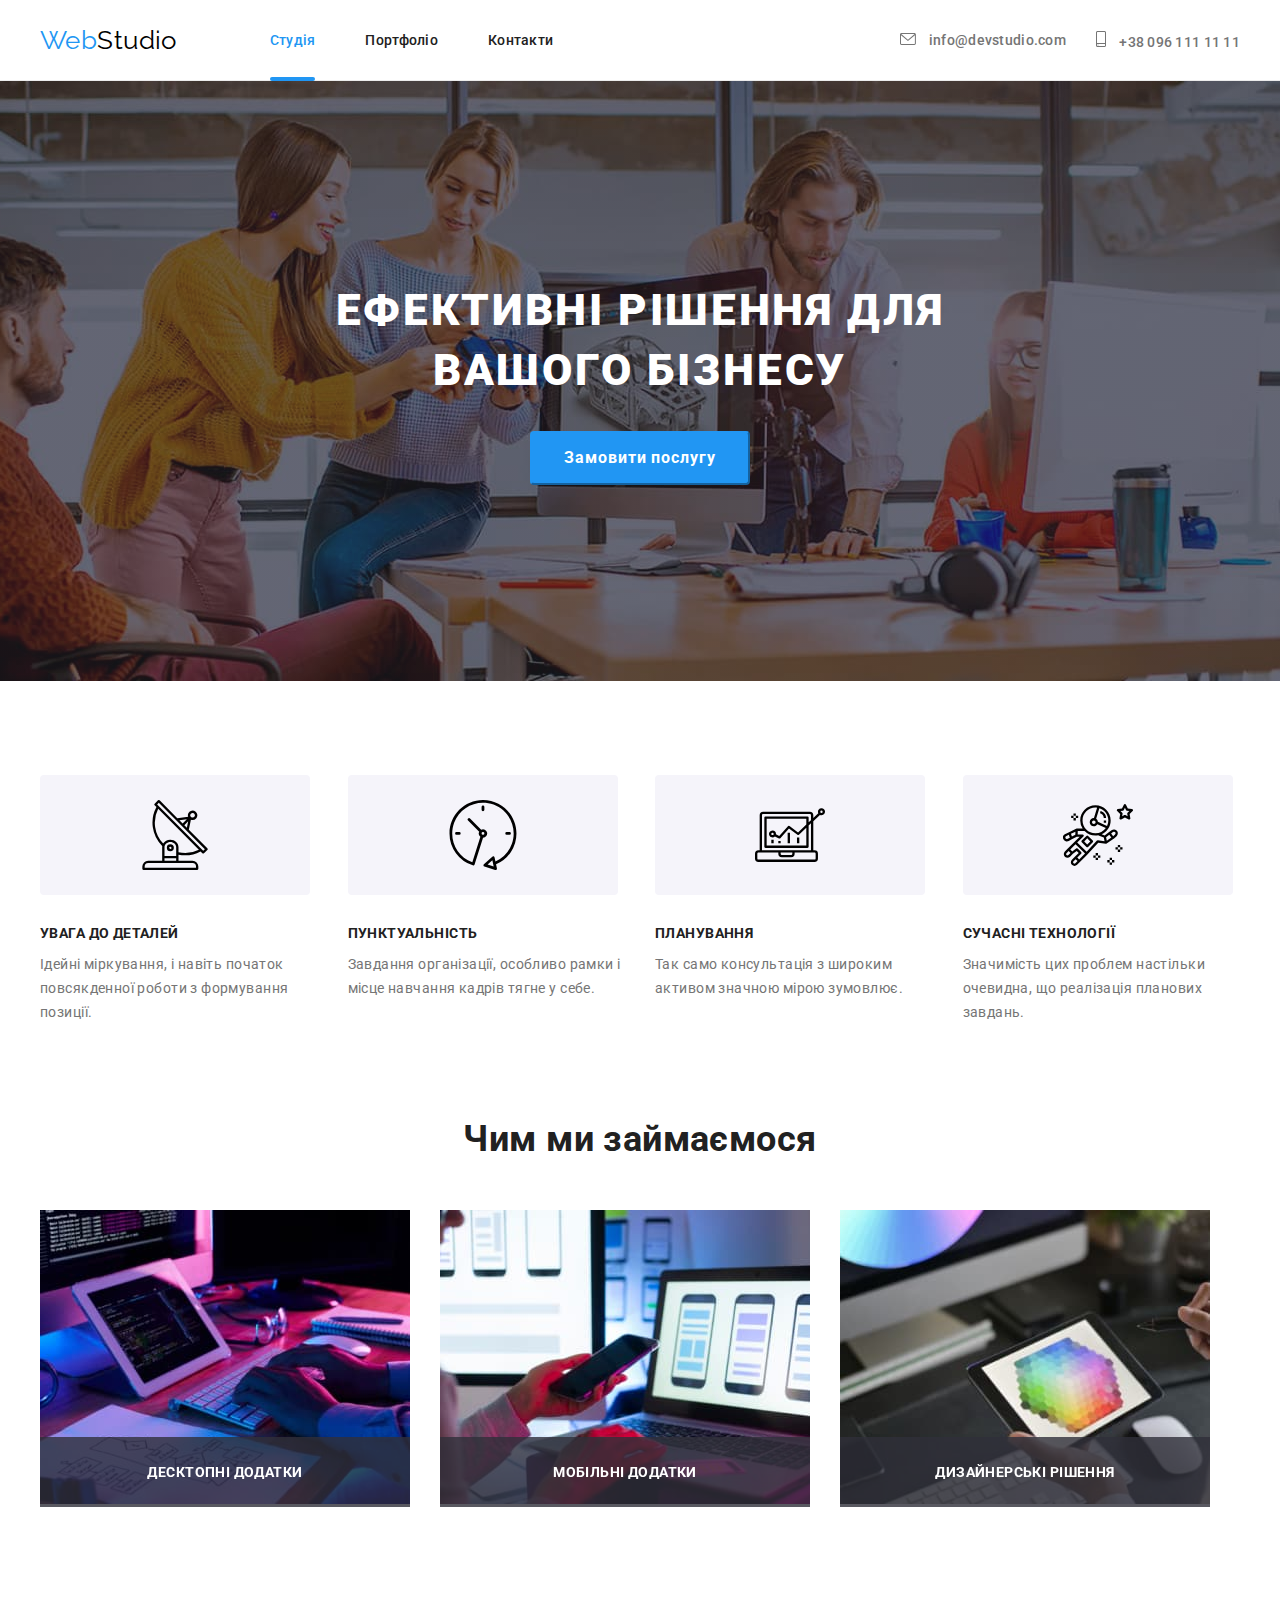
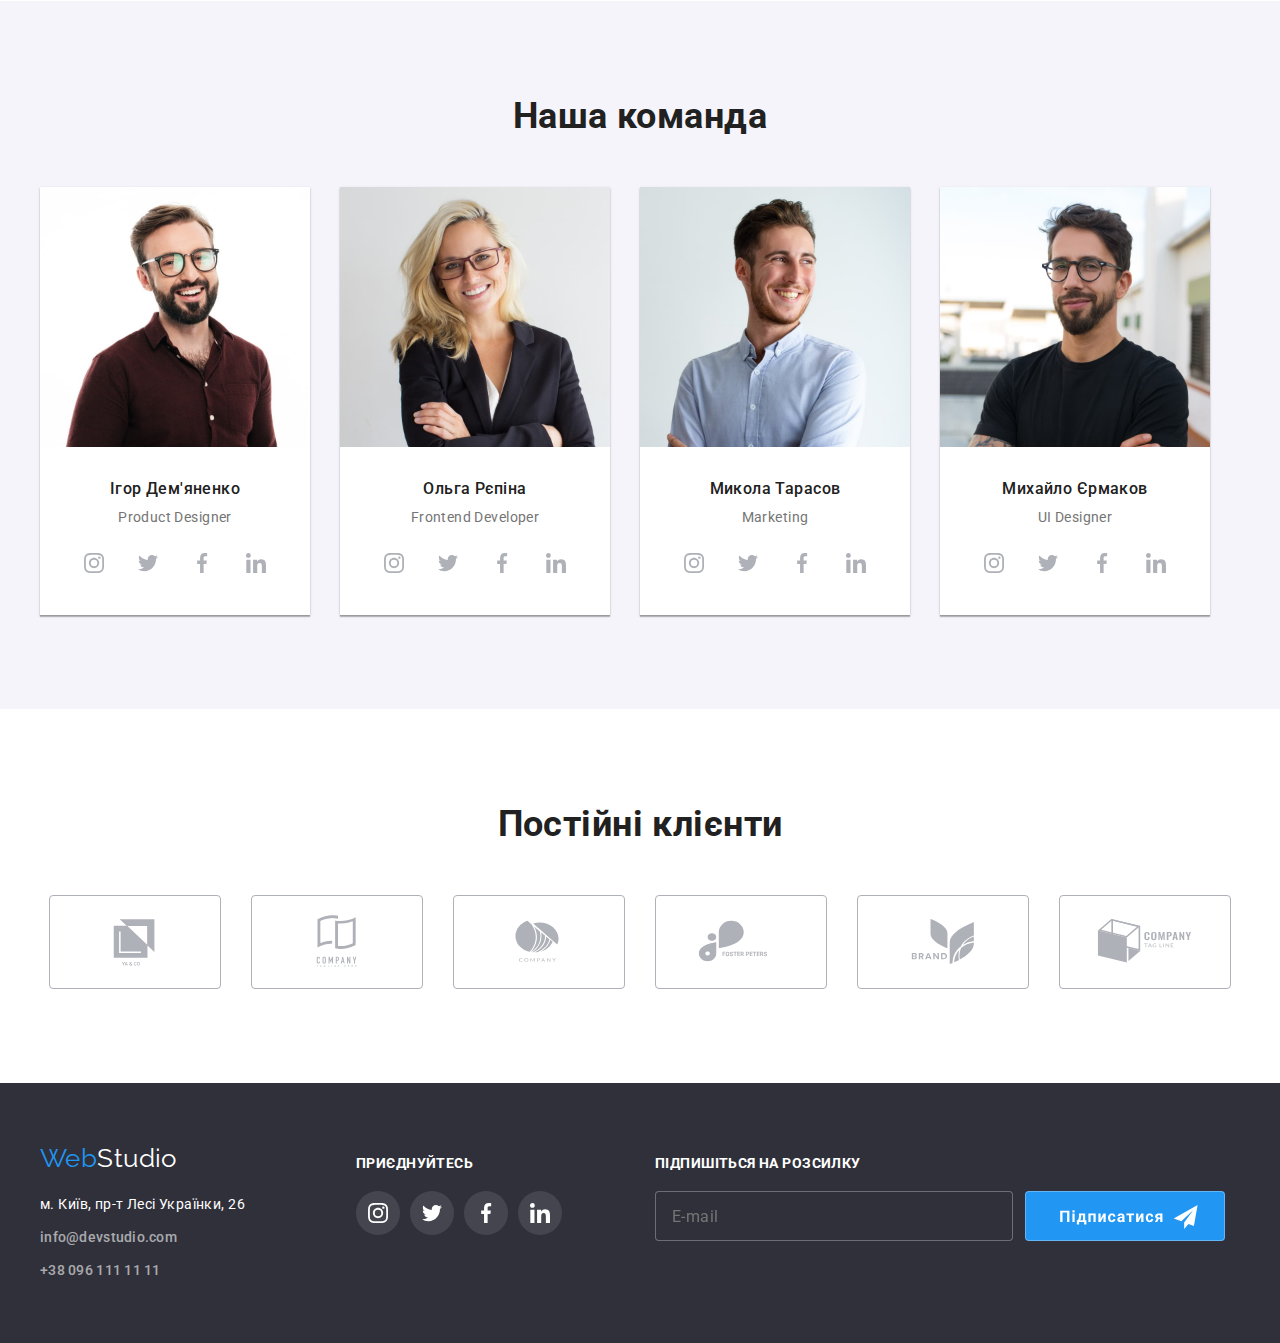
<file: index.html>
<!DOCTYPE html>
<html lang="uk">
<head>
    <meta charset="UTF-8">
    <meta http-equiv="X-UA-Compatible" content="IE=edge">
    <meta name="viewport" content="width=device-width, initial-scale=1.0">
    <title>WebStudio</title>
    <link rel="stylesheet"
        href="https://cdnjs.cloudflare.com/ajax/libs/modern-normalize/1.1.0/modern-normalize.min.css">
    <link rel="stylesheet" href="./css/styles.css">
    <link rel="stylesheet"
        href="https://fonts.googleapis.com/css2?family=Raleway:wght@700&family=Roboto:wght@400;500;700;900&display=swap">
</head>

<body>
    <header class="border">
            <div class="container">
                <nav>
                     <a href="./index.html" class="studio"><span class="span-logo">Web</span>Studio</a>
                    <ul class="ul nav">
                        <li><a href="" class="nav-link current blue">Студія</a></li>
                        <li><a href="./portfolio.html" class="nav-link">Портфоліо</a></li>
                        <li><a href="" class="nav-link">Контакти</a></li>
                    </ul>
                </nav>
                <ul class="ul header">
                    <Li><a href="mailto:info@devstudio.com" class="link">
                        <svg class="header-icon" width="16" height="12">
                        <use href="./img/icon.svg#mail"></use>
                    </svg>
                        info@devstudio.com</a></Li>
                   <Li><a href="tel:+380961111111" class="link">
                    <svg class="header-icon" width="10" height="16">
                    <use href="./img/icon.svg#smartphone"></use>
                </svg>
                    

                    
                    +38 096 111 11 11</a></Li>
                </ul>
            </div>
        </header>
        <main>
            <section class="main-section heroes">
                <div class="container">
                    <h1 class="main-title">Ефективні рішення для<br> вашого бізнесу</h1>
                    <button data-modal-open type="button" class="main-button">Замовити послугу</button>
                </div>
                <div class="backdrop is-hidden" data-modal>
                    <div class="modal">
                     <button class="torba" data-modal-close> 
                        <svg class="close" width="18" height="18">
                            <use href="./img/symbol-defs.svg#close-balck"></use>
                        </svg>
                       
                    </button>
                    <form class="send-form">
                     <label for="modal-label" class="modal-label">Залиште свої дані, ми вам передзвонимо</label>

                    <Ul class="inputs">
                        
                        <li class="modal-li">
                            <label class="first">

                                <p class="second">Ім'я</p>
                                
                                <svg class="input-svg" height="18" width="18">
                                    <use href="./img/modal.svg#person"></use>
                                </svg>
                                <input class="input" type="text">
                              
                            </label>
                           
                        </li>
                        <li class="modal-li">
                            <label class="first">
                                <p class="second">Телефон</p>
                                <svg class="input-svg" height="18" width="18">
                                    <use href="./img/modal.svg#phone-"></use>
                                </svg>
                                <input class="input" type="tel">
                            </label>
                        </li>
                        <li class="modal-li">
                            <label class="first">
                                <p class="second">Пошта</p>
                                <svg class="input-svg" height="18" width="18">
                                    <use href="./img/modal.svg#email"></use>
                                </svg>
                                <input class="input" type="email">
                            </label>
                        </li>
                        <li class="modal-li">
                            <label class="first">
                                <p class="second">Коментар</p>
                                <textarea class="input comment" name="comment" placeholder="Введіть текст"></textarea>
                            </label>
                        </li>
                    </Ul>
                    <div class="div-checkbox">
                    <input  class="checkbox" type="checkbox" id="policy">
                    <label class="checkbox-top" for="checkbox">Погоджуюся з розсилкою та приймаю
                        <a href="">Умови договору</a>
                    </label>
                    </div>
                   
                    <button type="submit" class="go" class="send" data-modal-close class="modal">Відправити</button>
                </form>
                    
                </div>
            </section>
            <section class="section section-tools">
                <div class="container">
                    <h2>
                        <!--Інструменти для рішень-->
                    </h2>
                    <ul class="ul tools">
                        <li class="li-tools">
                            <div class="icon-tools"  tabindex="0">
                            <svg class="antenna" width="70" height="70">
                                <use href="./img/icon.svg#antenna"></use>
                            </svg>
                            </div>
                            <h3 class="tools-title">УВАГА ДО ДЕТАЛЕЙ</h3>
                            <p class="tools-text">Ідейні міркування, і навіть початок повсякденної роботи з формування позиції.</p>
                        </li>
                        <li class="li-tools">
                            <div class="icon-tools"  tabindex="0">
                            <svg class="clock" width=" 70" height="70">
                                <use href="./img/icon.svg#clock"></use>
                            </svg>
                            </div>
                            <h3 class="tools-title">ПУНКТУАЛЬНІСТЬ</h3>
                            <p class="tools-text">Завдання організації, особливо рамки і місце навчання кадрів тягне у себе.</p>
                        </li>
                        <li class="li-tools">
                            <div class="icon-tools"  tabindex="0">
                            <svg class="diagram" width=" 70" height="70">
                                <use href="./img/icon.svg#diagram"></use>
                            </svg>
                            </div>
                            <h3 class="tools-title">ПЛАНУВАННЯ</h3>
                            <p class="tools-text">Так само консультація з широким активом значною мірою зумовлює.</p>
                        </li>
                        <li class="li-tools">
                            <div class="icon-tools"  tabindex="0">
                            <svg class="astronaut" width=" 70" height="70">
                                <use href="./img/icon.svg#astronaut"></use>
                            </svg>
                            </div>
                            <h3 class="tools-title">СУЧАСНІ ТЕХНОЛОГІЇ</h3>
                            <p class="tools-text">Значимість цих проблем настільки очевидна, що реалізація планових завдань.</p>
                        </li>
                    </ul>
                </div>
            </section>
            <section class="section">
                <div class="container">
                    <h2 class="secondary-title">Чим ми займаємося</h2>
                    <ul class="ul works">
                        <li class="second-works"><img src="./img/pc.jpg" alt="пк" width="370" height="294">
                            <h3 class="test-work">Десктопні додатки</h3>
                        </li>
                        <li class="second-works"><img src="./img/smart.jpg" alt="смартфон" width="370" height="294">
                            <h3 class="test-work">Мобільні додатки</h3>
                        </li>
                        <li class="second-works"><img src="./img/tablet.jpg" alt="планшет" width="370" height="294">
                        <h3 class="test-work">Дизайнерські рішення</h3>
                        </li>
                    </ul>
                </div>
            </section>
            <section class="section our-team">
                <div class="container">
                    <h2 class="secondary-title">Наша команда</h2>
                    <ul class="ul team">
                        <li class="shadow-team">
                            <img src="./img/designer.jpg" alt="Співробітник" width="270" height="260">
                           <div class="dream-team">
                            <h3 class="team-title">Ігор Дем'яненко</h3>
                            <p lang="en" class="title">Product Designer</p>
                         <div class="icon-team">
                            <div class="icon-hover"  tabindex="0">
                            <svg class="socials-icon" width="20" height="20">
                                <use href="./img/inst.svg#instagram"></use>
                            </svg>
                            </div>
                            <div class="icon-hover"  tabindex="0">
                            <svg class="socials-icon" width="20" height="20">
                                <use href="./img/socialset.svg#twitter"></use>
                            </svg>
                            </div>
                            <div class="icon-hover"  tabindex="0">
                            <svg class="socials-icon" width="20" height="20">
                                <use href="./img/socialset.svg#facebook"></use>
                            </svg>
                            </div>
                            <div class="icon-hover"  tabindex="0">
                            <svg class="socials-icon" width="20" height="20">
                                <use href="./img/socialset.svg#linkedin"></use>
                            </svg>
                            </div>
                         </div>
             </div>
                    </li>
                        <li class="shadow-team">
                            <img src="./img/frontend.jpg" alt="Співробітник" width="270" height="260">
                            <div class="dream-team">
                            <h3 class="team-title">Ольга Рєпіна</h3>
                            <p lang="en" class="title">Frontend Developer</p>
                            <div class="icon-team">
                                <div class="icon-hover"  tabindex="0">
                                    <svg class="socials-icon" width="20" height="20">
                                        <use href="./img/inst.svg#instagram"></use>
                                    </svg>
                                </div>
                                <div class="icon-hover"  tabindex="0">
                                    <svg class="socials-icon" width="20" height="20">
                                        <use href="./img/socialset.svg#twitter"></use>
                                    </svg>
                                </div>
                                <div class="icon-hover"  tabindex="0">
                                    <svg class="socials-icon" width="20" height="20">
                                        <use href="./img/socialset.svg#facebook"></use>
                                    </svg>
                                </div>
                                <div class="icon-hover"  tabindex="0">
                                    <svg class="socials-icon" width="20" height="20">
                                        <use href="./img/socialset.svg#linkedin"></use>
                                    </svg>
                                </div>
                            </div>
                        </div>  
                        </li>
                        <li class="shadow-team">
                            <img src="./img/marketing.jpg" alt="Співробітник" width="270" height="260">
                            <div class="dream-team">
                            <h3 class="team-title">Микола Тарасов</h3>
                            <p lang="en" class="title">Marketing</p>
                            <div class="icon-team">
                                <div class="icon-hover"  tabindex="0">
                                    <svg class="socials-icon" width="20" height="20">
                                        <use href="./img/inst.svg#instagram"></use>
                                    </svg>
                                </div>
                                <div class="icon-hover"  tabindex="0">
                                    <svg class="socials-icon" width="20" height="20">
                                        <use href="./img/socialset.svg#twitter"></use>
                                    </svg>
                                </div>
                                <div class="icon-hover"  tabindex="0">
                                    <svg class="socials-icon" width="20" height="20">
                                        <use href="./img/socialset.svg#facebook"></use>
                                    </svg>
                                </div>
                                <div class="icon-hover"  tabindex="0">
                                    <svg class="socials-icon" width="20" height="20">
                                        <use href="./img/socialset.svg#linkedin"></use>
                                    </svg>
                                </div>
                            </div>
                        </div> 
                        </li>
                        <li class="shadow-team">
                            <img src="./img/ui.jpg" alt="Співробітник" width="270" height="260">
                            <div class="dream-team">
                            <h3 class="team-title">Михайло Єрмаков</h3>
                            <p lang="en" class="title">UI Designer</p>
                            <div class="icon-team">
                                <div class="icon-hover"  tabindex="0">
                                    <svg class="socials-icon" width="20" height="20">
                                        <use href="./img/inst.svg#instagram"></use>
                                    </svg>
                                </div>
                                <div class="icon-hover"  tabindex="0">
                                    <svg class="socials-icon" width="20" height="20">
                                        <use href="./img/socialset.svg#twitter"></use>
                                    </svg>
                                </div>
                                <div class="icon-hover"  tabindex="0">
                                    <svg class="socials-icon" width="20" height="20">
                                        <use href="./img/socialset.svg#facebook"></use>
                                    </svg>
                                </div>
                                <div class="icon-hover"  tabindex="0">
                                    <svg class="socials-icon" width="20" height="20">
                                        <use href="./img/socialset.svg#linkedin"></use>
                                    </svg>
                                </div>
                            </div>
                            </div>
                        </li>
                    </ul>
                </div>
            </section>
            <section class="section container">
            <div class="container">
                <h2 class="secondary-title">Постійні клієнти</h2>
                
                <ul class="ul client">
                    <li class="icon-client"  tabindex="0">
                        <svg class="box-client" width="106" height="60">
                            <use  href="./img/icon.svg#Logo"></use>
                        </svg>
                        <li class="icon-client"  tabindex="0">
                            <svg class="box-client" width="106" height="60">
                                <use href="./img/icon.svg#Logoa"></use>
                            </svg>
                        </li>
                        <li class="icon-client"  tabindex="0">
                            <svg class="box-client" width="106" height="60">
                                <use  href="./img/icon.svg#Logob"></use>
                            </svg>
                        </li>
                        <li class="icon-client"  tabindex="0">
                            <svg class="box-client" width="106" height="60">
                                <use   href="./img/icon.svg#Logoc"></use>
                            </svg>
                        </li>
                        <li class="icon-client"  tabindex="0">
                            <svg class="box-client" width="106" height="60">
                                <use   href="./img/icon.svg#Logod"></use>
                            </svg>
                        </li>
                        <li class="icon-client" tabindex="0">
                            <svg class="box-client" width="106" height="60">
                                <use   href="./img/icon.svg#Logoe"></use>
                            </svg>
                        </li>
                    
                </ul>
            </div>
            </section>
            
        </main>
        <footer class="footer">
            <div class="ttt container">
            <div class="join">
                <a href="./index.html" class="studio-footer"><span class="span-logo">Web</span>Studio</a>
                <address class="footer-address">
                    <ul class="ul tttt">
                        <li><a href="https://goo.gl/maps/Uojgi36pU9A2yynF6" class="address-link">м. Київ, пр-т Лесі
                                Українки, 26</a></li>
                        <li><a href="mailto:info@devstudio.com" class="link">info@devstudio.com</a></li>
                        <li><a href="tel:+380961111111" class="link">+38 096 111 11 11</a></li>
                    </ul>
                </address>
            </div>
        <div class="icon-teams">
            <h3 class="social-title">приєднуйтесь</h3>
            <ul class="last">
                <li class="icon-hovers"  tabindex="0">
                    <svg class="socials-icon" width="20" height="20">
                        <use href="./img/inst.svg#instagram"></use>
                    </svg>
                    
                </li>
                <li class="icon-hovers"  tabindex="0">
                    <svg class="socials-icon" width="20" height="20">
                        <use href="./img/socialset.svg#twitter"></use>
                    </svg>
                   
                </li>
                <li class="icon-hovers"  tabindex="0"> 
                    <svg class="socials-icon" width="20" height="20">
                        <use href="./img/socialset.svg#facebook"></use>
                    </svg>
                   
                </li> 
                <li class="icon-hovers"  tabindex="0"> 
                    <svg class="socials-icon" width="20" height="20">
                        <use href="./img/socialset.svg#linkedin"></use>
                    </svg>
                    
                </li>
            
        </ul>
            </div>
            <form class="probe">
                <label for="mail" class="probe-name">Підпишіться на розсилку</label>
                <input type="text" name="mail" class="input-probe" placeholder="E-mail">
                <button type="submit" class="push">
                    
                <svg class="plain" width="144" height="30">
                     <use href="./img/secondplain.svg#Group-join"></use>
                </svg>
                </button>
            </form>
   
        </div>
        </footer>
        <script src="./js/modal.js"></script>
   </body>
</html>
</file>
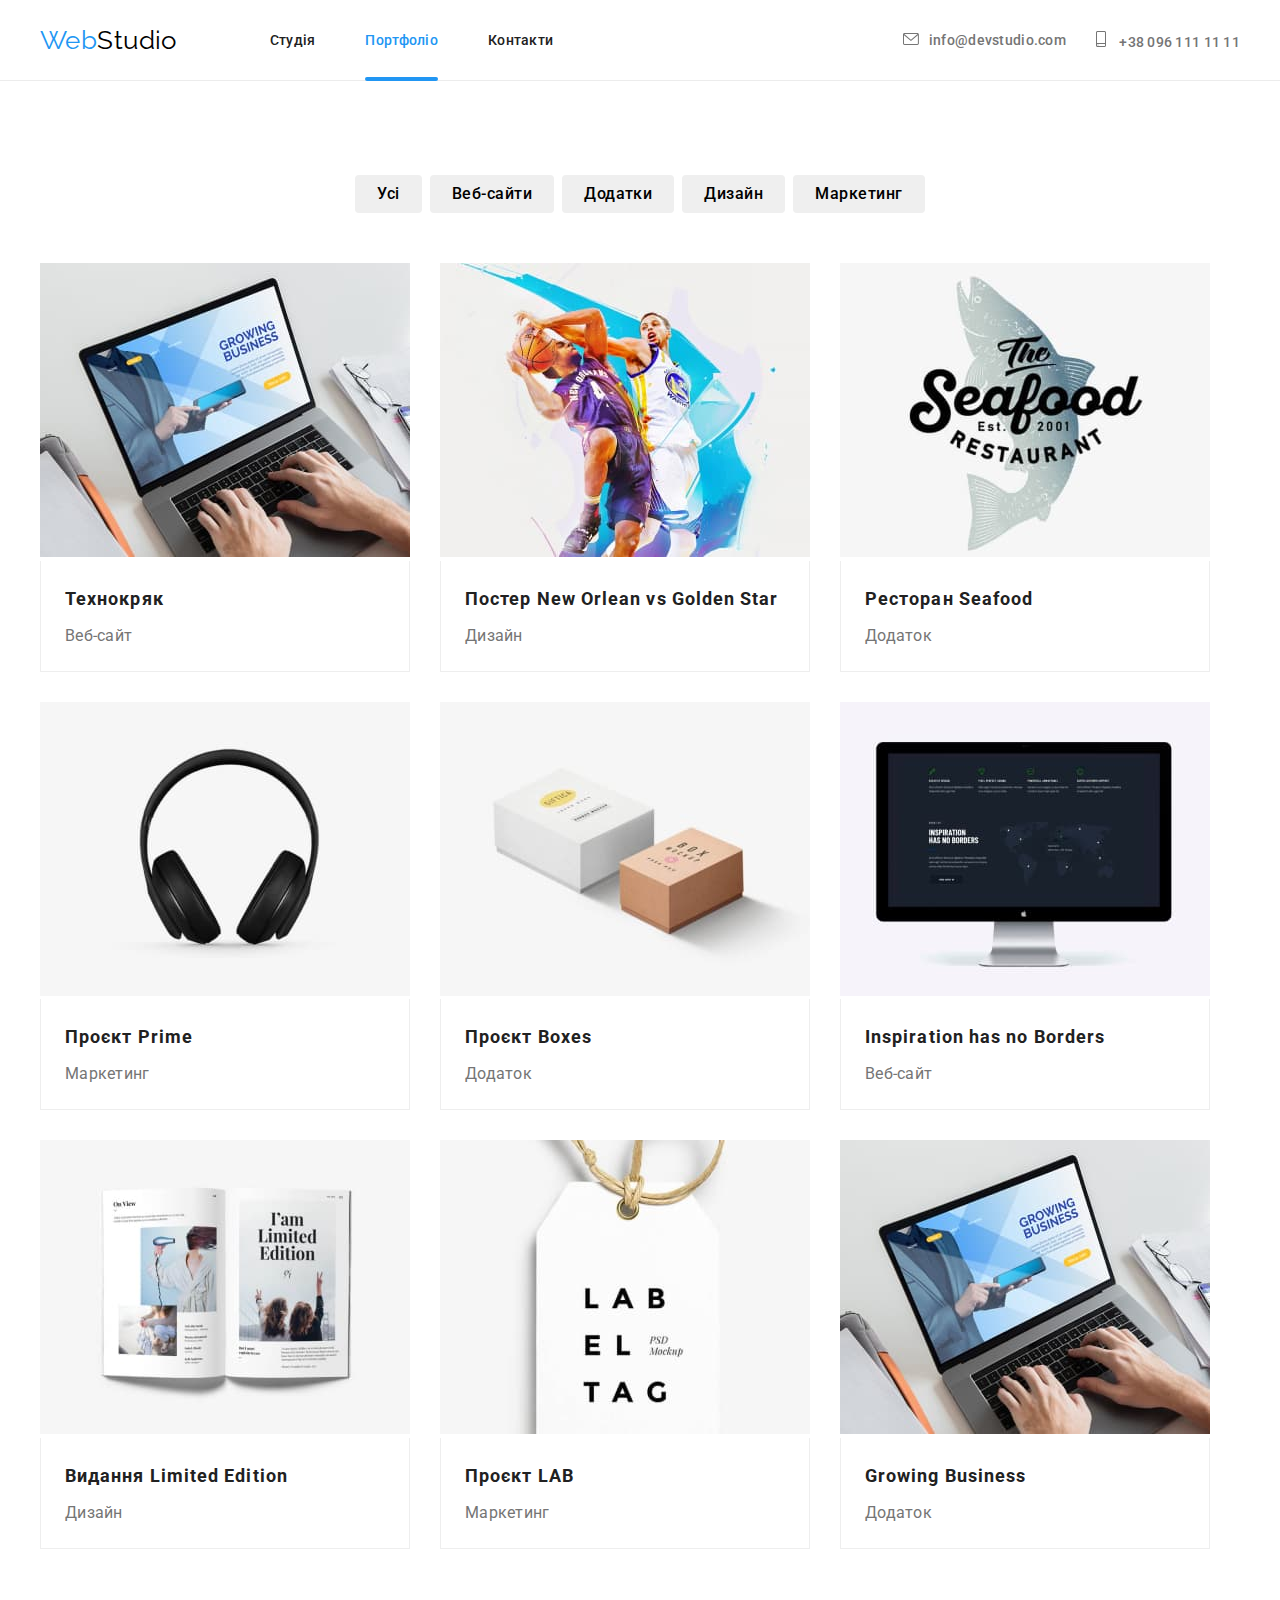
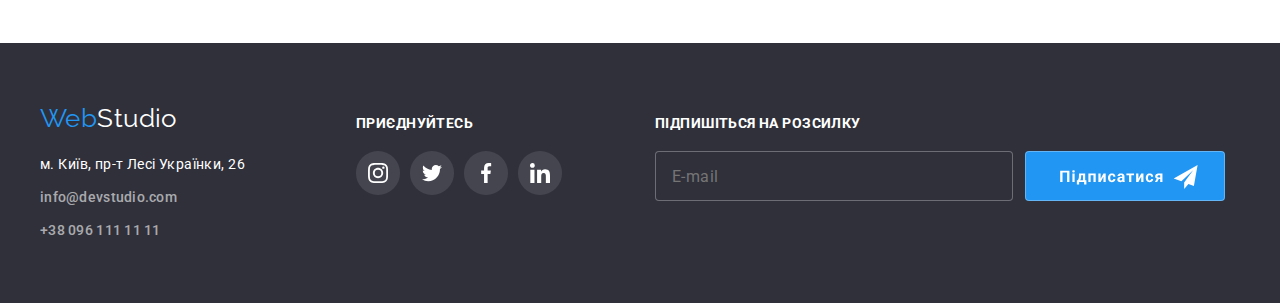
<file: portfolio.html>
<!DOCTYPE html>
<html lang="uk">

<head>
    <meta charset="UTF-8">
    <meta http-equiv="X-UA-Compatible" content="IE=edge">
    <meta name="viewport" content="width=device-width, initial-scale=1.0">
    <title>WebStudio</title>
    <link rel="stylesheet"
        href="https://cdnjs.cloudflare.com/ajax/libs/modern-normalize/1.1.0/modern-normalize.min.css">
    <link rel="stylesheet" href="./css/styles.css">
    <link rel="stylesheet"
        href="https://fonts.googleapis.com/css2?family=Raleway:wght@700&family=Roboto:wght@400;500;700;900&display=swap">
</head>

<body>
        <header class="border">
            <div class="container">
                <nav>
                    <a href="./index.html" class="studio"><span class="span-logo">Web</span>Studio</a>
                    <ul class="ul nav">
                        <li><a href="./index.html" class="nav-link">Студія</a></li>
                        <li><a href="./portfolio.html" class="nav-link current blue">Портфоліо</a></li>
                        <li><a href="" class="nav-link">Контакти</a></li>
                    </ul>
                </nav>
                <ul class="ul header">
                    <Li><a href="mailto:info@devstudio.com" class="link">
                        <svg class="header-icon" width="16" height="12">
                            <use href="./img/icon.svg#mail"></use>
                        </svg>info@devstudio.com</a></Li>
                    <Li><a href="tel:+380961111111" class="link">
                        <svg class="header-icon" width="10" height="16">
                        <use href="./img/icon.svg#smartphone"></use>
                    </svg>
                        +38 096 111 11 11</a></Li>
                </ul>
            </div>
        </header>
        <main>
            <section class="section">
                <div class="container">
                    <ul class="ul button-filter">
                        <li><button type="button" class="button second-button">Усі</button></li>
                        <li><button type="button" class="button second-button">Веб-сайти</button></li>
                        <li><button type="button" class="button second-button">Додатки</button></li>
                        <li><button type="button" class="button second-button">Дизайн</button></li>
                        <li><button type="button" class="button second-button">Маркетинг</button></li>
                    </ul>
                  <ul class="ul portfolio">
                        <li class="second-card">
                            <a href="" class="link border-card">
                             <div class="seven">
                                <img src="./img/laptop.jpg" alt="Технокряк" width="370" height="294">
                                 <p class="text">Ресурс пропонує комплексні пропозиції з різним рівнем функціоналу та сервісів. Все це дозволить
                                    відвідувачу отримати вичерпні відомості про компанію чи приватну особу.
                                </p>
                              </div>
                                <div class="filter">
                                <h3 class="portfolio-title">Технокряк</h3>
                                <p class="portfolio-text">Веб-сайт</p>
                            </div>
                            </a>
                        </li>
                        <li class="second-card">
                            <a href="" class="link border-card">
                                <div class="seven">
                                <img src="./img/bascket.jpg" alt="Постер" width="370" height="294">
                            <p class="text">Ресурс пропонує комплексні пропозиції з різним рівнем функціоналу та сервісів. Все це дозволить
                                відвідувачу отримати вичерпні відомості про компанію чи приватну особу.
                            </p>
                            </div>
                                <div class="filter">
                                <h3 class="portfolio-title">Постер New Orlean vs Golden Star</h3>
                                <p class="portfolio-text">Дизайн</p>
                        </div>
                            </a>
                        </li>
                        <li class="second-card">
                            <a href="" class="link border-card">
                                <div class="seven">
                                <img src="./img/seafood.jpg" alt="Ресторан" width="370" height="294">
                            <p class="text">Ресурс пропонує комплексні пропозиції з різним рівнем функціоналу та сервісів. Все це дозволить
                                відвідувачу отримати вичерпні відомості про компанію чи приватну особу.
                            </p>
                            </div>
                                <div class="filter">
                                <h3 class="portfolio-title">Ресторан Seafood</h3>
                                <p class="portfolio-text">Додаток</p>
                        </div>
                            </a>
                        </li>
                        <li class="second-card">
                            <a href="" class="link border-card">
                                <div class="seven">
                                <img src="./img/headphones.jpg" alt="Проєкт Прайм" width="370" height="294">
                            <p class="text">Ресурс пропонує комплексні пропозиції з різним рівнем функціоналу та сервісів. Все це дозволить
                                відвідувачу отримати вичерпні відомості про компанію чи приватну особу.
                            </p>
                            </div>
                                <div class="filter">
                                <h3 class="portfolio-title">Проєкт Prime</h3>
                                <p class="portfolio-text">Маркетинг</p>
                        </div>
                            </a>
                        </li>
                        <li class="second-card">
                            <a href="" class="link border-card">
                                <div class="seven">
                                <img src="./img/boxes.jpg" alt="Проєкт Боксес" width="370" height="294">
                            <p class="text">Ресурс пропонує комплексні пропозиції з різним рівнем функціоналу та сервісів. Все це дозволить
                                відвідувачу отримати вичерпні відомості про компанію чи приватну особу.
                            </p>
                            </div>
                                <div class="filter">
                                <h3 class="portfolio-title">Проєкт Boxes</h3>
                                <p class="portfolio-text">Додаток</p>
                        </div>
                            </a>
                        </li>
                        <li class="second-card">
                            
                            <a href="" class="link border-card">
                                <div class="seven">
                                <img src="./img/monoblock.jpg" alt="Моноблок" width="370" height="294">
                            <p class="text">Ресурс пропонує комплексні пропозиції з різним рівнем функціоналу та сервісів. Все це дозволить
                                відвідувачу отримати вичерпні відомості про компанію чи приватну особу.
                            </p>
                            </div>
                                <div class="filter">  
                                <h3 class="portfolio-title">Inspiration has no Borders</h3>
                                <p class="portfolio-text">Веб-сайт</p>
                        </div>
                            </a>
                        </li>
                        <li class="second-card">
                            <a href="" class="link border-card">
                                <div class="seven">
                                <img src="./img/magazine.jpg" alt="Видання" width="370" height="294">
                            <p class="text">Ресурс пропонує комплексні пропозиції з різним рівнем функціоналу та сервісів. Все це дозволить
                                відвідувачу отримати вичерпні відомості про компанію чи приватну особу.
                            </p>
                            </div>
                                <div class="filter">
                                <h3 class="portfolio-title">Видання Limited Edition</h3>
                                <p class="portfolio-text">Дизайн</p>
                        </div>
                            </a>
                        </li>
                        <li class="second-card">
                            <a href="" class="link border-card">
                                <div class="seven">
                                <img src="./img/label.jpg" alt="Проєкт" width="370" height="294">
                            <p class="text">Ресурс пропонує комплексні пропозиції з різним рівнем функціоналу та сервісів. Все це дозволить
                                відвідувачу отримати вичерпні відомості про компанію чи приватну особу.
                            </p>
                            </div>
                                <div class="filter">
                                <h3 class="portfolio-title">Проєкт LAB</h3>
                                <p class="portfolio-text">Маркетинг</p>
                        </div>
                            </a>
                        </li>
                        <li class="second-card">
                            <a href="" class="link border-card">
                            <div class="seven">
                                <img src="./img/laptop.jpg" alt="Лептоп" width="370" height="294">
                            <p class="text">Ресурс пропонує комплексні пропозиції з різним рівнем функціоналу та сервісів. Все це дозволить
                                відвідувачу отримати вичерпні відомості про компанію чи приватну особу.
                            </p>
                            </div>
                                <div class="filter">
                                <h3 class="portfolio-title">Growing Business</h3>
                                <p class="portfolio-text">Додаток</p>
                        </div>
                            </a>
                        </li>
                    </ul>
                </div>
            </section>
        </main>
    <footer class="footer">
        <div class="ttt container">
            <div class="join">
                <a href="./index.html" class="studio-footer"><span class="span-logo">Web</span>Studio</a>
                <address class="footer-address">
                    <ul class="ul tttt">
                        <li><a href="https://goo.gl/maps/Uojgi36pU9A2yynF6" class="address-link">м. Київ, пр-т Лесі
                                Українки, 26</a></li>
                        <li><a href="mailto:info@devstudio.com" class="link">info@devstudio.com</a></li>
                        <li><a href="tel:+380961111111" class="link">+38 096 111 11 11</a></li>
                    </ul>
                </address>
            </div>
            <div class="icon-teams">
                <h3 class="social-title">приєднуйтесь</h3>
                <ul class="last">
                    <li class="icon-hovers">
                        <svg class="socials-icon" width="20" height="20">
                            <use href="./img/inst.svg#instagram"></use>
                        </svg>
                    </li>
                    <li class="icon-hovers">
                        <svg class="socials-icon" width="20" height="20">
                            <use href="./img/socialset.svg#twitter"></use>
                        </svg>
                    </li>
                    <li class="icon-hovers">
                        <svg class="socials-icon" width="20" height="20">
                            <use href="./img/socialset.svg#facebook"></use>
                        </svg>
                    </li>
                    <li class="icon-hovers">
                        <svg class="socials-icon" width="20" height="20">
                            <use href="./img/socialset.svg#linkedin"></use>
                        </svg>
                   </li>
            </ul>
            </div>
            <form class="probe">
                <label for="mail" class="probe-name">Підпишіться на розсилку</label>
                <input type="text" name="mail" class="input-probe" placeholder="E-mail">
                <button type="submit" class="push">
            
                    <svg class="plain" width="144" height="30">
                        <use href="./img/secondplain.svg#Group-join"></use>
                    </svg>
                </button>
            </form>
        </div>
    </footer>
</body>

</html>
</file>
<file: css/styles.css>
:root {
    --accent-color: #2196F3;
    --primery-color: #ffffff;
    --primery-text-color: #212121;
    --secondary-text-color: #757575;
    --secondary-wite-color: #F5F4FA;
}

body {
    background-color: var(--primery-color);
    color: var(--secondary-text-color);
    font-family: Roboto, sans-serif;
    font-weight: 400;
    letter-spacing: 0.03em;
    font-size: 14px;
    
}

h1,
h2,
h3,
ul,
p {
    margin: 0;
    padding: 0;
}

.container {
    width: 1200px;
    padding-left: 15px;
    padding-right: 15px;
    margin-left: auto;
    margin-right: auto;
}



/* Лого */
.studio {
    color: #000000;
    font-family: raleway, sans-serif;
    font-size: 26px;
    line-height: 1.17;
    text-decoration: none;
    display: inline-block;
    margin-right: 93px;
}

.studio-footer {
    color: var(--primery-color);
    font-family: raleway, sans-serif;
    font-size: 26px;
    line-height: 1.17;
    text-decoration: none;
    display: inline-block;
    margin-bottom: 20px;
}

.span-logo,
.nav .current {
    color: var(--accent-color);
}

/*Посилання*/
.nav-link:hover,
.link:hover,
.nav-link:focus,
.link:focus,
.footer-address a:focus,
.footer-address a:hover {
    color: var(--accent-color);
}

.ul {
    list-style: none;
}

/* Навігація */
.nav-link {
    color: var(--primery-text-color);
    font-weight: 500;
    line-height: 1.17;
    letter-spacing: 0.02em;
    text-decoration: none;
    display: block;
    padding-top: 32px;
    padding-bottom: 32px;
    position: relative;
    transition: 250ms cubic-bezier(0.4, 0, 0.2, 1);
}

.nav {
    display: flex;
}

.nav li:not(:last-child) {
    margin-right: 50px;
}

.link {
    color: var(--secondary-text-color);
    font-weight: 500;
    line-height: 1.17;
    letter-spacing: 0.02em;
    text-decoration: none;
    transition: 250ms cubic-bezier(0.4, 0, 0.2, 1);
}

.header {
    display: flex;
    margin-left: auto;
}

.header li:not(:last-child) {
    margin-right: 30px;
}

.container nav {
    display: flex;
    align-items: center;

}

header .container {
    display: flex;
   
}
.header-icon {
    margin-right: 10px;
    fill: currentColor;
}
.header{
align-items: center;}

.border {
    border-bottom: 1px solid #ECECEC
}

/* Герой */
.main-title {
    color: var(--primery-color);
    font-weight: 900;
    font-size: 44px;
    text-transform: uppercase;
    line-height: 1.36;
    letter-spacing: 0.06em;}

.main-button {
    background-color: var(--accent-color);
    color: var(--primery-color);
    border-color: var(--accent-color);
    cursor: pointer;
    font-size: 16px;
    line-height: 1.88;
    letter-spacing: 0.06em;
    margin-top: 30px;
    padding: 10px 32px;
    border-radius: 4px;
    font-weight: 700;
}

.main-section {
    padding-top: 200px;
    padding-bottom: 200px;
    text-align: center;
    margin-left: auto;
    margin-right: auto;
    
}
.heroes {
    background-color: #2F303A;
    background-image: linear-gradient(to right,
   rgba(47, 48, 58, 0.4),
   rgba(47, 48, 58, 0.4)),
     url(../img/heroes.jpg);
    max-width: 1600px;
    height: 600px;
    margin-left: auto;
    margin-right: auto;
    background-position: center;
}
    

/* Інструменти*/
.tools-title {
    color: var(--primery-text-color);
    font-size: 14px;
    line-height: 1.17;
    margin-bottom: 10px;
}

.secondary-title {
    color: var(--primery-text-color);
    font-size: 36px;
    line-height: 1.17;
    margin-bottom: 50px;
    text-align: center;
}

.section {
    padding-top: 94px;
    padding-bottom: 94px;
}

.icon-tools {
   width: 270px;
    height: 120px;
    border-radius: 4px;
    background: #F5F4FA;
    margin-bottom: 30px;
    display: flex;
    align-items: center;
    justify-content: center;
    }





.tools-text{line-height: 24px;
}

.tools {
    display: flex;
    flex-wrap: wrap;
    }
    
.section-tools{ padding-bottom: 0%;}
.li-tools {
    width: calc((100% - 90px) / 4);
}
 

.li-tools:not(:last-child) {
    margin-right: 30px;
}

/*Роботи*/
.works {
    display: flex;
    align-items: center;
}

.works li:not(:last-child) {
    margin-right: 30px;
}

/*Команда*/
.dream-team{
    padding-top: 30px;
    padding-bottom: 30px;
}
.team-title {
    color: var(--primery-text-color);
    font-weight: 500;
    font-size: 16px;
    line-height: 1.17;
    text-align: center;
}

.title {
    margin-top: 10px;
    text-align: center;
}

.team {
    display: flex;
   
}

.shadow-team{
    box-shadow: 0px 1px 3px rgba(0, 0, 0, 0.12), 0px 1px 1px rgba(0, 0, 0, 0.14), 0px 2px 1px rgba(0, 0, 0, 0.2);
}
.team li:not(:last-child) {
    margin-right: 30px;
    
}

.our-team {
    background-color: var(--secondary-wite-color);
   
}

.team li {
    background-color: var(--primery-color);
}

/*Футер*/
.footer {
    padding-top: 60px;
    padding-bottom: 60px;
    background-color: #2F303A;
    }


.footer-address a {
    color: rgba(256, 256, 256, 0.6);
    line-height: 1.71;
    text-decoration: none;
    font-style: normal;
    transition: 250ms cubic-bezier(0.4, 0, 0.2, 1);
}

.footer-address li:not(:last-child) {
    margin-bottom: 9px;
}

.footer-address .address-link {
    color: var(--primery-color);
    text-decoration: none;
    
}

/* Фільтр портфоліо*/
.button {
    cursor: pointer;
    font-family: roboto, sans-serif;
    font-style: normal;
    font-weight: 500;
    font-size: 16px;
    line-height: 1.63;
    letter-spacing: 0.03em;
    padding-top: 6px;
    padding-bottom: 6px;
    border-radius: 4px;
    border: none;
     padding-left: 22px; 
    padding-right: 22px;
}
.button-filter{margin-bottom: 50px;}

.button:hover,
.button:focus {
    color: var(--primery-color);
    background-color: var(--accent-color);
    border-color: var(--accent-color);
    box-shadow: 0px 3px 1px rgba(0, 0, 0, 0.1), 0px 1px 2px rgba(0, 0, 0, 0.08), 0px 2px 2px rgba(0, 0, 0, 0.12);
    
}

.button-filter {
    display: flex;
    justify-content: center;
   transition-property: background-color;
   transition-duration: 250ms;  
   transition-timing-function: cubic-bezier(0.4, 0, 0.2, 1);
  
}


.button-filter li:not(:last-child) {
    margin-right: 8px;
}
.filter{ padding: 20px 24px;
border-bottom: 1px solid #EEEEEE;
border-right: 1px solid #EEEEEE;
border-left: 1px solid #EEEEEE;
cursor: pointer;}


.portfolio-title {
    color: var(--primery-text-color);
    font-size: 18px;
    line-height: 2;
    letter-spacing: 0.06em;
    margin-bottom: 4px;
    
}

.portfolio-text {
    font-size: 16px;
    line-height: 1.88;
    font-weight: 400;
   
}

.portfolio {
    display: flex;
    flex-wrap: wrap;
    
    
}

.portfolio li {
    margin-bottom: 30px;
    margin-right: 30px;
}

.portfolio li:nth-child(3n) {
    margin-right: 0px;
}

.portfolio li:nth-last-child(-n + 3) {
    margin-bottom: 0px;
}

.portfolio li:hover,
.portfolio li:focus {
    box-shadow: 0px 1px 1px rgba(0, 0, 0, 0.12), 0px 4px 4px rgba(0, 0, 0, 0.06), 1px 4px 6px rgba(0, 0, 0, 0.16);
}

.portfolio .link {
    
    color: var(--secondary-text-color);
}

.current {
    text-decoration: none;
}

.dream-team{
    text-align: center;
    justify-content: center;
}
.icon-team{
    display: flex;
     margin-top: 16px;
     fill: currentColor;
     justify-content: center;
    transition: 250ms cubic-bezier(0.4, 0, 0.2, 1);
     
}
.icon-hover{
        display: flex;
        height: 44px;
        width: 44px;
        padding: 12px;
        border-radius: 50%;
        margin-right: 10px;
 }
.icon-hover:last-child{margin-right: 0px;}
.icon-hover:hover,
.icon-hover:focus {
    cursor: pointer;
    background-color: var(--accent-color);
    fill: var(--primery-color);}

    .client{
            fill: currentColor;
            
            display: flex;
            margin-top: 50px;
            text-align: center;
        justify-content: center;
   
    }
.icon-client{
    display: flex;  
    padding-left: 32px; 
    padding-right: 32px;
    padding-top: 16px;
    padding-bottom: 16px;
    border: 1px solid #AFB1B8;
    margin-right: 30px;
    border-radius: 4px;
    
    
    
}
            
.icon-client:last-child{margin-right: 0px;}
.icon-client:hover, 
.icon-client:focus {cursor: pointer;
    border-color: var(--accent-color);
    fill: var(--accent-color);
    
    
}
.box-client:hover, .box-client:focus{color: var(--accent-color);}

.social-title{
    display: flex;
    font-size: 14px;
     line-height: 1.17;
      font-weight: 700;
    color: var(--primery-color);
    text-transform: uppercase;
    margin-bottom: 20px;
    margin-top: 12px;
}


.socials-icon{
    color:#AFB1B8;
    transition: 250ms cubic-bezier(0.4, 0, 0.2, 1);
  }

.icon-hovers{
        display: flex;
        height: 44px;
        width: 44px;
        padding: 12px;
        border-radius: 50%;
        margin-right: 10px;
     background-image: linear-gradient(to right,
                rgba(255, 255, 255, 0.1),
                rgba(255, 255, 255, 0.1));
}
.icon-teams {
    margin-left: 70px;
    fill: white;
    }
.icon-hovers:hover, .icon-hovers:focus{
    cursor: pointer;
    background-color: var(--accent-color);
    fill: var(--primery-color);
    }


.last{display: flex;
align-items: center;}
.footer{display: flex;}
.ttt{display: flex;}
  .join{width: 246px;}
  .box-client {
      color: #AFB1B8;
    transition: 250ms cubic-bezier(0.4, 0, 0.2, 1);
  }
  
.backdrop{
    position: fixed;
    top: 0;
    left: 0;  
    width: 100%;
    height: 100%;
    background-color: rgba(0, 0, 0, 0.2);
   
    
    transition: opacity 250ms cubic-bezier(0.4, 0, 0.2, 1);
}
.backdrop.is-hidden .modal {
    transform: translate(-50%, -50%) scale(2.5);
    transition: 250ms cubic-bezier(0.4, 0, 0.2, 1);
}
.modal{
    content: "";
    min-width: 528px;
    min-height: 581px;
    background-color: #ffffff;
    border-radius: 4px;
    position: absolute;
    top: 50%;
    left: 50%;
    transform: translate(-50%, -50%);
    transition: 250ms cubic-bezier(0.4, 0, 0.2, 1);
    scale: 1;
    visibility: visible;
    opacity: 1;
   }
  .backdrop.is-hidden{
    opacity: 0;
    pointer-events: none;
    visibility: hidden;
  } 
.torba{
    width: 30px;
    height: 30px;
    display: flex;
    align-items: center;
    justify-content: center;
    border-radius: 50%;
    border: 1px solid rgba(0, 0, 0, 0.1);
    background-color: var(--primery-color);
    margin-left: 490px;
    margin-top: 8px;
    margin-right: 8px;
    cursor: pointer;
}

.blue::after{
    content: "";
    position: absolute;
    left: 0;
    bottom: 0;
    display: block;
    width: 100%;
    height: 4px;
    background-color: var(--accent-color);
    opacity: 0;
    border-radius: 2px;
    margin-bottom: -1px;
    display: block;
}
.blue::after{
    opacity: 1;
}

.second-works{position: relative;}
.test-work{
    position: absolute;
    left: 0;
    bottom: 0;
    width: 100%;
    height: 70px;
    padding-top: 27px;
    padding-bottom: 27px;
     text-align: center;
    
    font-weight: 700;
     font-size: 14px;
     line-height: 1.17;
    letter-spacing: 0.03em;
     text-transform: uppercase;
    
     color: var(--primery-color);
    background-color: rgba(47, 48, 58, 0.8); ;
}

    .seven{position: relative;
    overflow-y: hidden;
    }
    .text{position: absolute;
        display: block;
        content: "";
        top: 100%;
        height: 100%;
        overflow: hidden;
        pointer-events: none;
        transition:  250ms cubic-bezier(0.4, 0, 0.2, 1);
        font-weight: 400;
        font-size: 18px;
        line-height: 1.56;
        letter-spacing: 0.03em;
        
    
        height: 294px;
        padding-top: 63px;
        padding-left: 24px;
        padding-right: 24px;
        padding-bottom: 63px;
        background-color: var(--accent-color);
        color: var(--primery-color);
        opacity: 0;
        cursor: pointer;
    }
    .seven:hover .text{
       
        transform: translateY(-100%);
        opacity: 1;
        cursor: pointer;
        
    }
    .icon-hovers{
        transition: 250ms cubic-bezier(0.4, 0, 0.2, 1);
    }
    .icon-hover{
        transition: 250ms cubic-bezier(0.4, 0, 0.2, 1);
    }

    .second-button{
        transition: 250ms cubic-bezier(0.4, 0, 0.2, 1);
    }
    .ul .portfolio{
        transition: 250ms cubic-bezier(0.4, 0, 0.2, 1);
    }
    .second-card{
        transition: 250ms cubic-bezier(0.4, 0, 0.2, 1);
      
    }
           
   .probe{
   
    margin-left: 83px;
    text-align: center;
   
   }
   .probe-name{
        display: flex;
        font-size: 14px;
        line-height: 1.17;
        font-weight: 700;
        color: var(--primery-color);
        text-transform: uppercase;
        margin-bottom: 20px;
        padding: 0;
        margin-top: 12px;
    }
    .input-probe{
        position: relative;
        width: 358px;
        height: 50px;
        border-radius: 4px;
        background-color: rgba(47, 48, 58, 1);
        border: 1px solid rgba(255, 255, 255, 0.3);
       color: var(--secondary-text-color);
         line-height: 20px;
        font-family: Roboto, sans-serif;
        font-weight: 400;
        letter-spacing: 0.03em;
        font-size: 16px;
        margin-right: 12px;
        padding-left: 16px;
    }
 
    .push{
        width: 200px;
        height: 50px;
        background-color: var(--accent-color);
        text-align: center;
        color: var(--primery-color);
        border: 1px solid rgba(255, 255, 255, 0.3);
        border-radius: 4px;
        cursor: pointer;
        font-weight: 700;
        font-size: 16px;
        line-height: 30px;
        position: absolute;
       
        
    }
    .container{
        padding-left: 0;
        padding-right: 0;
    }
    .plain{
        position: absolute;
       
        left: 28px;
        top: 10px;
        right: 28px;
        bottom: 10px;
       
    }
        .modal-label {
    
    
            font-family: 'Roboto';
            font-style: normal;
            font-weight: 700;
            font-size: 20px;
            line-height: 23px;
            letter-spacing: 0.03em;
            color: #212121;
    
        }
                .inputs>li {
                    
                    display: flex;
                    justify-content: center;
                }
        
                .inputs>li:last-child {
                    margin-bottom: 0;
                }
        
                .input {
                    width: 448px;
                    height: 40px;
                    border: 1px solid #21212133;
                    border-radius: 4px;
                    padding-left: 42px;
                }
        
                .input-svg {
                    position: absolute;
                    margin-top: 11px;
                    margin-bottom: 11px;
                    margin-left: 12px;
                }
        
                label>p {
                    margin-bottom: 4px;
                }
        
                .comment {
                    height: 120px;
                    padding-top: 12px;
                    padding-bottom: 12px;
                    padding-left: 16px;
                    padding-right: 16px;
                    resize: none;
                }
        
                .go {
                  
                    cursor: pointer;
                    font-size: 16px;
                    line-height: 1.88;
                    letter-spacing: 0.06em;
                    font-weight: 700;
                    font-style: normal;
        
                    background-color: var(--accent-color);
                    border-color: var(--accent-color);
                    border-radius: 4px;
                    color: var(--primery-color);
        
                    padding-top: 10px;
                    padding-bottom: 10px;
                    padding-left: 52px;
                    padding-right: 52px;
                    display: block;
                    align-items: center;
                    margin-left: auto;
                    margin-right: auto;
                    margin-bottom: 40px;
                    margin-top: 30px;
                    filter: drop-shadow(0px 4px 4px rgba(0, 0, 0, 0.25));
                }
        
                .policy {
                    margin-top: 20px;
                    margin-bottom: 30px;
                    margin-left: 13px;
                    text-shadow: 0px 4px 4px rgba(0, 0, 0, 0.25);
                }
        
                .modal a {
                    color: var(--accent-color);
                }
                .second{
                    text-align: start;  }
                    .first{
                        margin-top: 12px;
                        margin-bottom: 10px;
                    }
                    .modal-li{
                        margin-top: 0;
                        margin-bottom: 0;
                    }
                    .torba:hover{
                   
                        fill: var(--accent-color);
                    }
                    .send-form{
                        visibility: visible;
                        scale: 1;
                        transition: 250ms cubic-bezier(0.4, 0, 0.2, 1);
                        }
                        
label:focus-within .input-svg, label:hover{
    fill: var(--accent-color);
    transition: 250ms cubic-bezier(0.4, 0, 0.2, 1);
    
}
.input:hover{
    border-color: var(--accent-color);
    cursor: pointer;
transition: 250ms cubic-bezier(0.4, 0, 0.2, 1);}
    

input:focus{
    outline: none;
    border-color: var(--accent-color);
    cursor: pointer;
    transition: 250ms cubic-bezier(0.4, 0, 0.2, 1);
}
.comment:focus{
      outline: none;
        border-color: var(--accent-color);
        cursor: pointer;
        transition: 250ms cubic-bezier(0.4, 0, 0.2, 1);
}
.checkbox{
    width: 16px;  height: 15px;
    appearance: none;
    outline: 2px solid transparent;
    outline-offset: -2px;
    border: 2px solid black;
    border-radius: 2px;
    background-position: center;
    background-repeat: no-repeat;
}
.checkbox:checked{  
    
    background-color: #2196F3;
    background-image: url('data:image/svg+xml,%3Csvg width="13" height="10" viewBox="0 0 13 10" fill="none" xmlns="http://www.w3.org/2000/svg"%3E%3Cpath d="M1.95703 4.75166L1.88825 4.68604L1.81923 4.75141L0.93123 5.59258L0.854858 5.66492L0.930974 5.73753L4.42671 9.07236L4.49574 9.1382L4.56476 9.07236L12.069 1.91352L12.1449 1.84116L12.069 1.76881L11.1873 0.927644L11.1183 0.861826L11.0493 0.927611L4.49577 7.17353L1.95703 4.75166Z" fill="white" stroke="white" stroke-width="0.2"/%3E%3C/svg%3E%0A');


}
.checkbox-top{
    margin-top: 20px;
}
.div-checkbox{
   margin-top: 20px;
}

.
</file>
